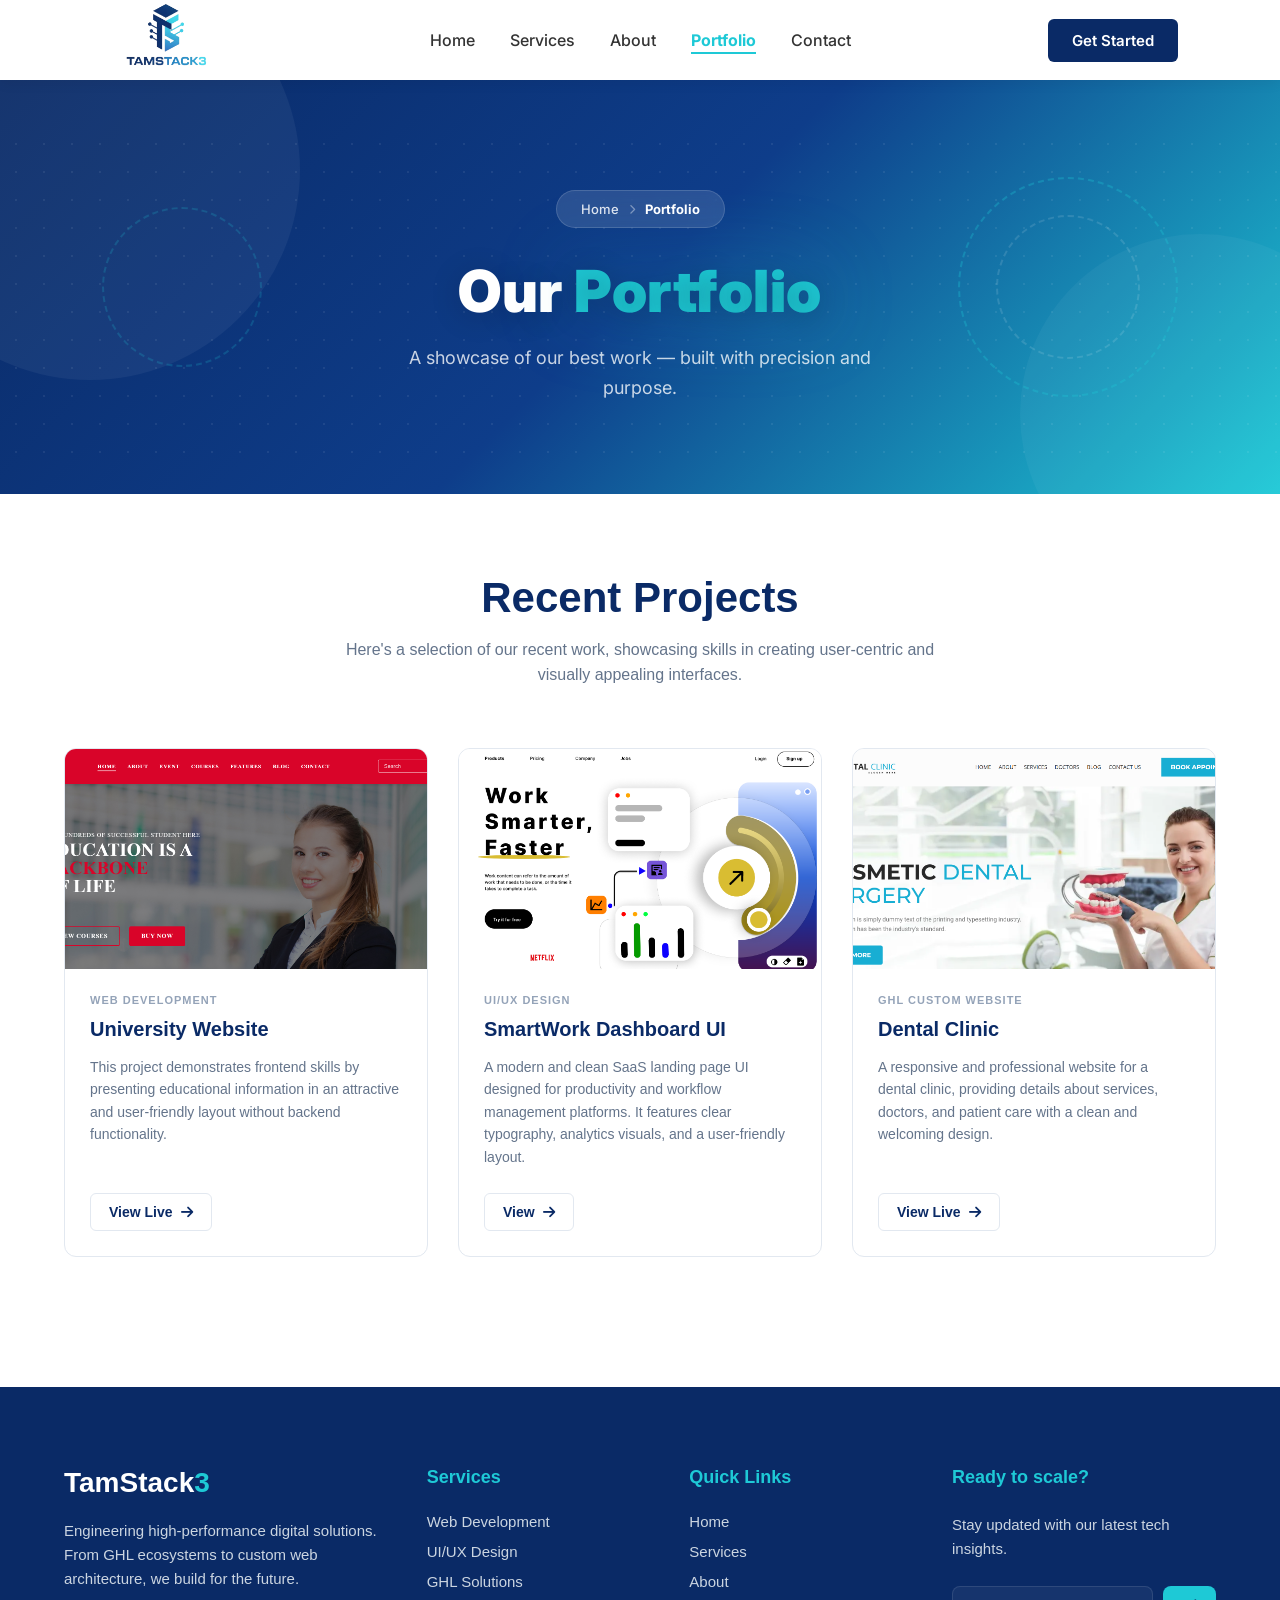
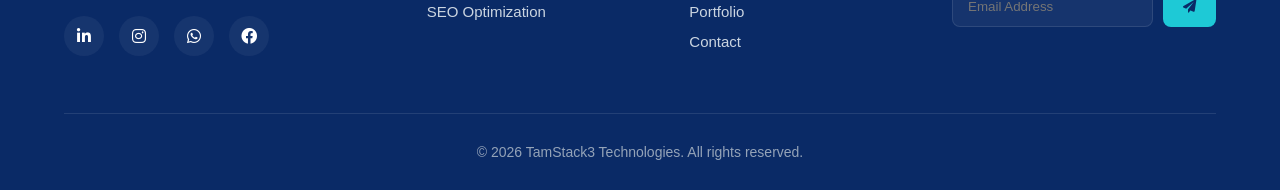
<file: portfolio.html>
<!DOCTYPE html>
<html lang="en">
<head>
    <meta charset="UTF-8">
    <meta name="viewport" content="width=device-width, initial-scale=1.0">
    <title>TAMSTACK3 - Portfolio</title>
    <link rel="stylesheet" href="style.css">
    <link href="https://fonts.googleapis.com/css2?family=Inter:wght@400;500;600;700&display=swap" rel="stylesheet">
    <link rel="stylesheet" href="https://cdnjs.cloudflare.com/ajax/libs/font-awesome/6.0.0/css/all.min.css">
</head>
<body>

    <header class="navbar">
        <div class="logo">
            <a href="index.html"><img src="images/TAMSTACK3_logo.png" alt="TAMSTACK3 Logo"></a>
        </div>
        <nav>
            <ul class="nav-links">
                <li><a href="index.html">Home</a></li>
                <li><a href="services.html">Services</a></li>
                <li><a href="about.html">About</a></li>
                <li><a href="portfolio.html" class="active">Portfolio</a></li>
                <li><a href="contact.html">Contact</a></li>
            </ul>
        </nav>
        <div class="nav-cta">
            <a href="contact.html" class="btn-started">Get Started</a>
        </div>
        <button class="hamburger" id="hamburgerBtn" aria-label="Toggle Menu">
            <span class="ham-line"></span>
            <span class="ham-line"></span>
            <span class="ham-line"></span>
        </button>
    </header>

    <div class="mobile-menu-overlay" id="mobileOverlay"></div>
    <div class="mobile-menu" id="mobileMenu">
        <div class="mobile-menu-header">
            <span class="mobile-logo">TamStack<span>3</span></span>
            <button class="close-menu" id="closeMenuBtn"><i class="fas fa-times"></i></button>
        </div>
        <ul class="mobile-nav-links">
            <li><a href="index.html" class="mobile-nav-item"><i class="fas fa-home"></i> Home</a></li>
            <li><a href="services.html" class="mobile-nav-item"><i class="fas fa-cogs"></i> Services</a></li>
            <li><a href="about.html" class="mobile-nav-item"><i class="fas fa-info-circle"></i> About</a></li>
            <li><a href="portfolio.html" class="mobile-nav-item active"><i class="fas fa-briefcase"></i> Portfolio</a></li>
            <li><a href="contact.html" class="mobile-nav-item"><i class="fas fa-envelope"></i> Contact</a></li>
        </ul>
        <div class="mobile-menu-footer">
            <a href="contact.html" class="mobile-cta-btn">Get Started</a>
        </div>
    </div>

    <main class="page-wrapper">

        <!-- Page Hero Banner -->
        <section class="page-hero-banner">
            <div class="page-hero-dots"></div>
            <div class="page-hero-dots-left"></div>
            <div class="page-hero-content">
                <div class="page-breadcrumb"><a href="index.html">Home</a> <i class="fas fa-chevron-right"></i> <span>Portfolio</span></div>
                <h1>Our <span class="pro-gradient">Portfolio</span></h1>
                <p>A showcase of our best work — built with precision and purpose.</p>
            </div>
        </section>

        <!-- Portfolio Grid -->
        <section class="portfolio-grid-section" style="padding-top: 80px;">
            <div class="container">
                <div class="p-section-header">
                    <h2 class="p-main-title">Recent Projects</h2>
                    <p class="p-description">Here's a selection of our recent work, showcasing skills in creating user-centric and visually appealing interfaces.</p>
                </div>
                <div class="p-cards-wrapper">
                    <div class="p-card">
                        <div class="p-img-box"><img src="images/Screenshot 2026-03-14 151510.png" alt="University Website"></div>
                        <div class="p-content">
                            <span class="p-tag">WEB DEVELOPMENT</span>
                            <h3 class="p-title">University Website</h3>
                            <p class="p-text">This project demonstrates frontend skills by presenting educational information in an attractive and user-friendly layout without backend functionality.</p>
                            <a href="https://university-website-vert.vercel.app/" target="_blank" class="p-btn">View Live <i class="fas fa-arrow-right"></i></a>
                        </div>
                    </div>
                    <div class="p-card">
                        <div class="p-img-box"><img src="images/Screenshot 2026-03-14 150337.png" alt="SmartWork Dashboard"></div>
                        <div class="p-content">
                            <span class="p-tag">UI/UX DESIGN</span>
                            <h3 class="p-title">SmartWork Dashboard UI</h3>
                            <p class="p-text">A modern and clean SaaS landing page UI designed for productivity and workflow management platforms. It features clear typography, analytics visuals, and a user-friendly layout.</p>
                            <a href="https://www.figma.com/proto/HEH3s19T5GK3LlNuEtTzXh/website--figma-?t=jcxr8Lzpj6dJKWi3-0&scaling=scale-down&content-scaling=fixed&page-id=0%3A1&node-id=2-2" class="p-btn">View <i class="fas fa-arrow-right"></i></a>
                        </div>
                    </div>
                    <div class="p-card">
                        <div class="p-img-box"><img src="images/Screenshot 2026-03-14 152212.png" alt="Dental Clinic"></div>
                        <div class="p-content">
                            <span class="p-tag">GHL CUSTOM WEBSITE</span>
                            <h3 class="p-title">Dental Clinic</h3>
                            <p class="p-text">A responsive and professional website for a dental clinic, providing details about services, doctors, and patient care with a clean and welcoming design.</p>
                            <a href="https://id.funnelpandit.com/v2/preview/sjxeD67DpUSaN6MwF3pV" target="_blank" class="p-btn">View Live <i class="fas fa-arrow-right"></i></a>
                        </div>
                    </div>
                </div>
            </div>
        </section>

       <!-- Footer -->
        <footer class="main-footer">
            <div class="container">
                <div class="footer-grid">
                    <div class="footer-col brand-col">
                        <h2 class="footer-logo">TamStack<span class="cyan-text">3</span></h2>
                        <p>Engineering high-performance digital solutions. From GHL ecosystems to custom web architecture, we build for the future.</p>
                        <div class="social-icons">
                            <a href="https://www.linkedin.com/in/tam-stack3-7b373439b" target="_blank"><i class="fab fa-linkedin-in"></i></a>
                            <a href="https://www.instagram.com/tamstack3?igsh=MThpZzByZHk4cG41Zg==" target="_blank"><i class="fab fa-instagram"></i></a>
                            <a href="https://wa.me/923494310687" target="_blank"><i class="fab fa-whatsapp"></i></a>
                            <a href="https://www.facebook.com/share/1FKUVcqVyu/" target="_blank"><i class="fab fa-facebook"></i></a>
                        </div>
                    </div>
                    <div class="footer-col">
                        <h4>Services</h4>
                        <ul>
                            <li><a href="services.html">Web Development</a></li>
                            <li><a href="services.html">UI/UX Design</a></li>
                            <li><a href="services.html">GHL Solutions</a></li>
                            <li><a href="services.html">SEO Optimization</a></li>
                        </ul>
                    </div>
                    <div class="footer-col">
                        <h4>Quick Links</h4>
                        <ul>
                            <li><a href="index.html">Home</a></li>
                            <li><a href="services.html">Services</a></li>
                            <li><a href="about.html">About</a></li>
                            <li><a href="portfolio.html">Portfolio</a></li>
                            <li><a href="contact.html">Contact</a></li>
                        </ul>
                    </div>
                    <div class="footer-col newsletter-col">
                        <h4>Ready to scale?</h4>
                        <p>Stay updated with our latest tech insights.</p>
                        <form class="footer-form">
                            <input type="email" placeholder="Email Address">
                            <button type="submit"><i class="fas fa-paper-plane"></i></button>
                        </form>
                    </div>
                </div>
                <div class="footer-bottom">
                    <p>&copy; 2026 TamStack3 Technologies. All rights reserved.</p>
                </div>
            </div>
        </footer>

    </main>

    <script>
        const hamburgerBtn = document.getElementById('hamburgerBtn');
        const mobileMenu = document.getElementById('mobileMenu');
        const mobileOverlay = document.getElementById('mobileOverlay');
        const closeMenuBtn = document.getElementById('closeMenuBtn');
        const mobileNavItems = document.querySelectorAll('.mobile-nav-item');
        function openMenu() { mobileMenu.classList.add('active'); mobileOverlay.classList.add('active'); document.body.style.overflow = 'hidden'; hamburgerBtn.classList.add('active'); }
        function closeMenu() { mobileMenu.classList.remove('active'); mobileOverlay.classList.remove('active'); document.body.style.overflow = ''; hamburgerBtn.classList.remove('active'); }
        hamburgerBtn.addEventListener('click', openMenu);
        closeMenuBtn.addEventListener('click', closeMenu);
        mobileOverlay.addEventListener('click', closeMenu);
        mobileNavItems.forEach(item => { item.addEventListener('click', closeMenu); });
    </script>
</body>
</html>
</file>
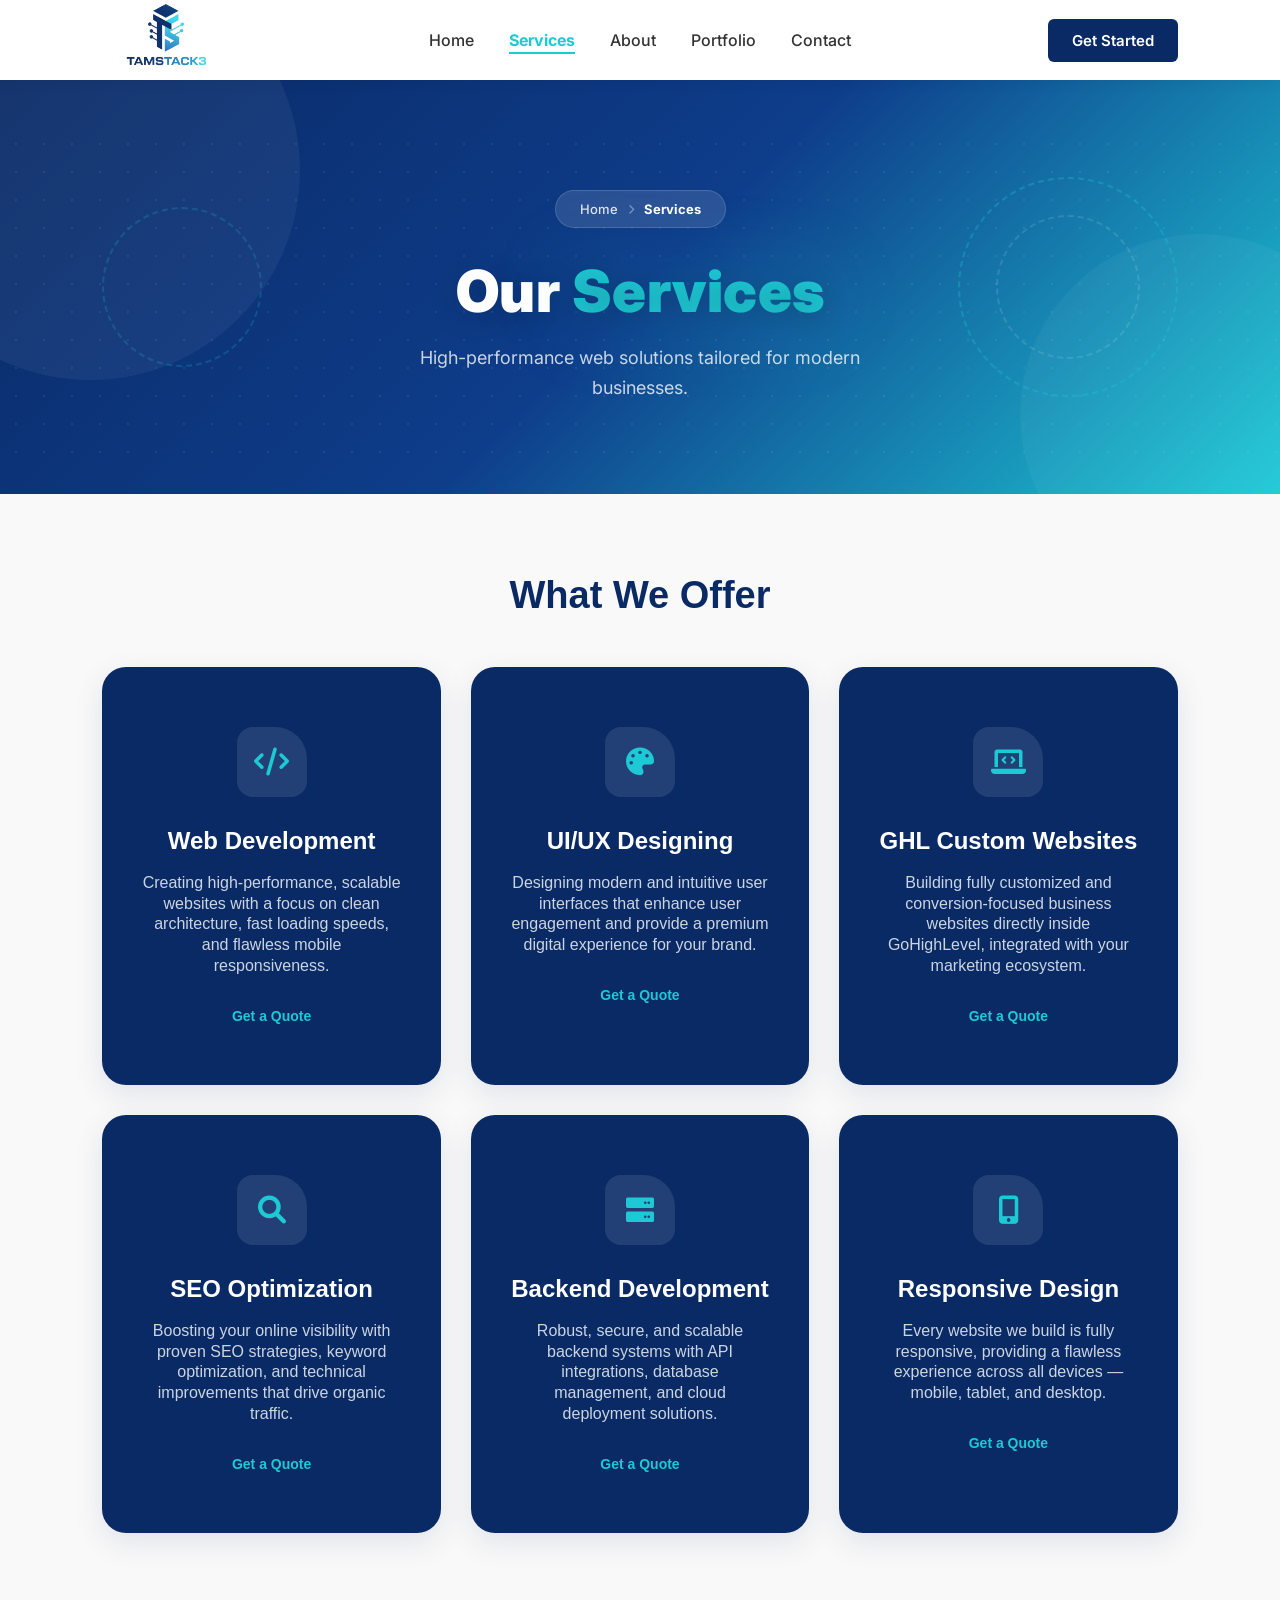
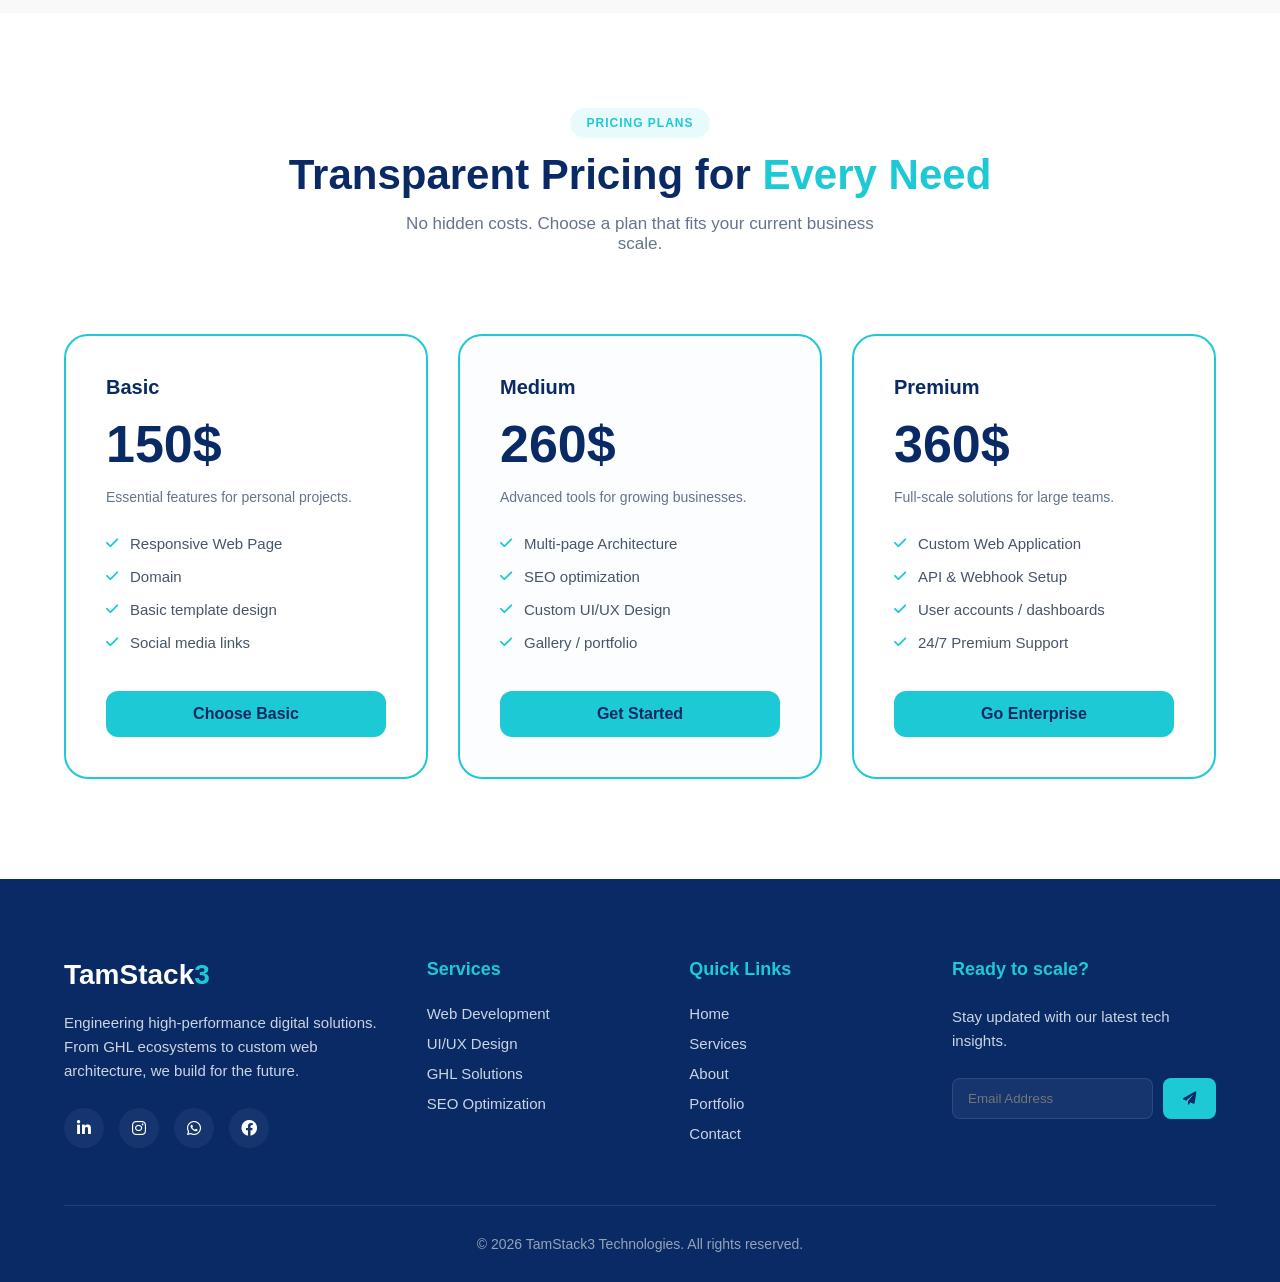
<file: services.html>
<!DOCTYPE html>
<html lang="en">
<head>
    <meta charset="UTF-8">
    <meta name="viewport" content="width=device-width, initial-scale=1.0">
    <title>TAMSTACK3 - Services</title>
    <link rel="stylesheet" href="style.css">
    <link href="https://fonts.googleapis.com/css2?family=Inter:wght@400;500;600;700&display=swap" rel="stylesheet">
    <link rel="stylesheet" href="https://cdnjs.cloudflare.com/ajax/libs/font-awesome/6.0.0/css/all.min.css">
</head>
<body>

    <header class="navbar">
        <div class="logo">
            <a href="index.html"><img src="images/TAMSTACK3_logo.png" alt="TAMSTACK3 Logo"></a>
        </div>
        <nav>
            <ul class="nav-links">
                <li><a href="index.html">Home</a></li>
                <li><a href="services.html" class="active">Services</a></li>
                <li><a href="about.html">About</a></li>
                <li><a href="portfolio.html">Portfolio</a></li>
                <li><a href="contact.html">Contact</a></li>
            </ul>
        </nav>
        <div class="nav-cta">
            <a href="contact.html" class="btn-started">Get Started</a>
        </div>
        <button class="hamburger" id="hamburgerBtn" aria-label="Toggle Menu">
            <span class="ham-line"></span>
            <span class="ham-line"></span>
            <span class="ham-line"></span>
        </button>
    </header>

    <div class="mobile-menu-overlay" id="mobileOverlay"></div>
    <div class="mobile-menu" id="mobileMenu">
        <div class="mobile-menu-header">
            <span class="mobile-logo">TamStack<span>3</span></span>
            <button class="close-menu" id="closeMenuBtn"><i class="fas fa-times"></i></button>
        </div>
        <ul class="mobile-nav-links">
            <li><a href="index.html" class="mobile-nav-item"><i class="fas fa-home"></i> Home</a></li>
            <li><a href="services.html" class="mobile-nav-item active"><i class="fas fa-cogs"></i> Services</a></li>
            <li><a href="about.html" class="mobile-nav-item"><i class="fas fa-info-circle"></i> About</a></li>
            <li><a href="portfolio.html" class="mobile-nav-item"><i class="fas fa-briefcase"></i> Portfolio</a></li>
            <li><a href="contact.html" class="mobile-nav-item"><i class="fas fa-envelope"></i> Contact</a></li>
        </ul>
        <div class="mobile-menu-footer">
            <a href="contact.html" class="mobile-cta-btn">Get Started</a>
        </div>
    </div>

    <main class="page-wrapper">

        <!-- Page Hero Banner -->
        <section class="page-hero-banner">
            <div class="page-hero-dots"></div>
            <div class="page-hero-dots-left"></div>
            <div class="page-hero-content">
                <div class="page-breadcrumb"><a href="index.html">Home</a> <i class="fas fa-chevron-right"></i> <span>Services</span></div>
                <h1>Our <span class="pro-gradient">Services</span></h1>
                <p>High-performance web solutions tailored for modern businesses.</p>
            </div>
        </section>

        <!-- Services Section -->
        <section class="neon-services" style="padding-top: 80px;">
            <div class="container">
                <div class="section-title"><h2>What We Offer</h2></div>
                <div class="services-wrapper">
                    <div class="service-box">
                        <div class="hover-layer"></div>
                        <div class="content-wrap">
                            <div class="icon-container"><i class="fas fa-code"></i></div>
                            <h3>Web Development</h3>
                            <p>Creating high-performance, scalable websites with a focus on clean architecture, fast loading speeds, and flawless mobile responsiveness.</p>
                            <a href="contact.html" class="read-more">Get a Quote</a>
                        </div>
                    </div>
                    <div class="service-box">
                        <div class="hover-layer"></div>
                        <div class="content-wrap">
                            <div class="icon-container"><i class="fas fa-palette"></i></div>
                            <h3>UI/UX Designing</h3>
                            <p>Designing modern and intuitive user interfaces that enhance user engagement and provide a premium digital experience for your brand.</p>
                            <a href="contact.html" class="read-more">Get a Quote</a>
                        </div>
                    </div>
                    <div class="service-box">
                        <div class="hover-layer"></div>
                        <div class="content-wrap">
                            <div class="icon-container"><i class="fas fa-laptop-code"></i></div>
                            <h3>GHL Custom Websites</h3>
                            <p>Building fully customized and conversion-focused business websites directly inside GoHighLevel, integrated with your marketing ecosystem.</p>
                            <a href="contact.html" class="read-more">Get a Quote</a>
                        </div>
                    </div>
                    <div class="service-box">
                        <div class="hover-layer"></div>
                        <div class="content-wrap">
                            <div class="icon-container"><i class="fas fa-search"></i></div>
                            <h3>SEO Optimization</h3>
                            <p>Boosting your online visibility with proven SEO strategies, keyword optimization, and technical improvements that drive organic traffic.</p>
                            <a href="contact.html" class="read-more">Get a Quote</a>
                        </div>
                    </div>
                    <div class="service-box">
                        <div class="hover-layer"></div>
                        <div class="content-wrap">
                            <div class="icon-container"><i class="fas fa-server"></i></div>
                            <h3>Backend Development</h3>
                            <p>Robust, secure, and scalable backend systems with API integrations, database management, and cloud deployment solutions.</p>
                            <a href="contact.html" class="read-more">Get a Quote</a>
                        </div>
                    </div>
                    <div class="service-box">
                        <div class="hover-layer"></div>
                        <div class="content-wrap">
                            <div class="icon-container"><i class="fas fa-mobile-alt"></i></div>
                            <h3>Responsive Design</h3>
                            <p>Every website we build is fully responsive, providing a flawless experience across all devices — mobile, tablet, and desktop.</p>
                            <a href="contact.html" class="read-more">Get a Quote</a>
                        </div>
                    </div>
                </div>
            </div>
        </section>

        <!-- Pricing Section -->
        <section class="pro-pricing">
            <div class="container">
                <div class="pro-header">
                    <span class="pro-badge">Pricing Plans</span>
                    <h2 class="pro-main-title">Transparent Pricing for <span class="cyan-text">Every Need</span></h2>
                    <p class="pro-subtitle">No hidden costs. Choose a plan that fits your current business scale.</p>
                </div>
                <div class="pro-grid">
                    <div class="pro-card">
                        <div class="pro-card-head">
                            <h3>Basic</h3>
                            <div class="pro-amount"><span class="number">150$</span></div>
                            <p>Essential features for personal projects.</p>
                        </div>
                        <div class="pro-card-body">
                            <ul class="pro-features">
                                <li><i class="fas fa-check"></i> Responsive Web Page</li>
                                <li><i class="fas fa-check"></i> Domain</li>
                                <li><i class="fas fa-check"></i> Basic template design</li>
                                <li><i class="fas fa-check"></i> Social media links</li>
                            </ul>
                        </div>
                        <div class="pro-card-foot"><a href="contact.html" class="pro-btn-outline">Choose Basic</a></div>
                    </div>
                    <div class="pro-card pro-featured">
                        <div class="pro-card-head">
                            <h3>Medium</h3>
                            <div class="pro-amount"><span class="number">260$</span></div>
                            <p>Advanced tools for growing businesses.</p>
                        </div>
                        <div class="pro-card-body">
                            <ul class="pro-features">
                                <li><i class="fas fa-check"></i> Multi-page Architecture</li>
                                <li><i class="fas fa-check"></i> SEO optimization</li>
                                <li><i class="fas fa-check"></i> Custom UI/UX Design</li>
                                <li><i class="fas fa-check"></i> Gallery / portfolio</li>
                            </ul>
                        </div>
                        <div class="pro-card-foot"><a href="contact.html" class="pro-btn-solid">Get Started</a></div>
                    </div>
                    <div class="pro-card">
                        <div class="pro-card-head">
                            <h3>Premium</h3>
                            <div class="pro-amount"><span class="number">360$</span></div>
                            <p>Full-scale solutions for large teams.</p>
                        </div>
                        <div class="pro-card-body">
                            <ul class="pro-features">
                                <li><i class="fas fa-check"></i> Custom Web Application</li>
                                <li><i class="fas fa-check"></i> API & Webhook Setup</li>
                                <li><i class="fas fa-check"></i> User accounts / dashboards</li>
                                <li><i class="fas fa-check"></i> 24/7 Premium Support</li>
                            </ul>
                        </div>
                        <div class="pro-card-foot"><a href="contact.html" class="pro-btn-outline">Go Enterprise</a></div>
                    </div>
                </div>
            </div>
        </section>

        <!-- Footer -->
        <footer class="main-footer">
            <div class="container">
                <div class="footer-grid">
                    <div class="footer-col brand-col">
                        <h2 class="footer-logo">TamStack<span class="cyan-text">3</span></h2>
                        <p>Engineering high-performance digital solutions. From GHL ecosystems to custom web architecture, we build for the future.</p>
                        <div class="social-icons">
                            <a href="https://www.linkedin.com/in/tam-stack3-7b373439b" target="_blank"><i class="fab fa-linkedin-in"></i></a>
                            <a href="https://www.instagram.com/tamstack3?igsh=MThpZzByZHk4cG41Zg==" target="_blank"><i class="fab fa-instagram"></i></a>
                            <a href="https://wa.me/923494310687" target="_blank"><i class="fab fa-whatsapp"></i></a>
                            <a href="https://www.facebook.com/share/1FKUVcqVyu/" target="_blank"><i class="fab fa-facebook"></i></a>
                        </div>
                    </div>
                    <div class="footer-col">
                        <h4>Services</h4>
                        <ul>
                            <li><a href="services.html">Web Development</a></li>
                            <li><a href="services.html">UI/UX Design</a></li>
                            <li><a href="services.html">GHL Solutions</a></li>
                            <li><a href="services.html">SEO Optimization</a></li>
                        </ul>
                    </div>
                    <div class="footer-col">
                        <h4>Quick Links</h4>
                        <ul>
                            <li><a href="index.html">Home</a></li>
                            <li><a href="services.html">Services</a></li>
                            <li><a href="about.html">About</a></li>
                            <li><a href="portfolio.html">Portfolio</a></li>
                            <li><a href="contact.html">Contact</a></li>
                        </ul>
                    </div>
                    <div class="footer-col newsletter-col">
                        <h4>Ready to scale?</h4>
                        <p>Stay updated with our latest tech insights.</p>
                        <form class="footer-form">
                            <input type="email" placeholder="Email Address">
                            <button type="submit"><i class="fas fa-paper-plane"></i></button>
                        </form>
                    </div>
                </div>
                <div class="footer-bottom">
                    <p>&copy; 2026 TamStack3 Technologies. All rights reserved.</p>
                </div>
            </div>
        </footer>

    </main>

    <script>
        const hamburgerBtn = document.getElementById('hamburgerBtn');
        const mobileMenu = document.getElementById('mobileMenu');
        const mobileOverlay = document.getElementById('mobileOverlay');
        const closeMenuBtn = document.getElementById('closeMenuBtn');
        const mobileNavItems = document.querySelectorAll('.mobile-nav-item');
        function openMenu() { mobileMenu.classList.add('active'); mobileOverlay.classList.add('active'); document.body.style.overflow = 'hidden'; hamburgerBtn.classList.add('active'); }
        function closeMenu() { mobileMenu.classList.remove('active'); mobileOverlay.classList.remove('active'); document.body.style.overflow = ''; hamburgerBtn.classList.remove('active'); }
        hamburgerBtn.addEventListener('click', openMenu);
        closeMenuBtn.addEventListener('click', closeMenu);
        mobileOverlay.addEventListener('click', closeMenu);
        mobileNavItems.forEach(item => { item.addEventListener('click', closeMenu); });
    </script>
</body>
</html>
</file>
<file: style.css>
/* General Reset */
* {
    margin: 0;
    padding: 0;
    box-sizing: border-box;
}

body {
    font-family: 'Inter', sans-serif;
    background-color: #f9f9f9;
    overflow-x: hidden;
}

/* ===== PAGE WRAPPER ===== */
.page-wrapper {
    max-width: 1600px;
    margin: 0 auto;
    width: 100%;
}

/* =============================================
   NAVBAR
   ============================================= */
.navbar {
    display: flex;
    justify-content: space-between;
    align-items: center;
    padding: 20px 8%;
    background-color: #ffffff;
    box-shadow: 0 4px 12px rgba(0, 0, 0, 0.05);
    position: sticky;
    top: 0;
    z-index: 1000;
    height: 80px;
}

.logo img {
    height: 130px;
    width: auto;
    display: block;
}

.nav-links {
    list-style: none;
    display: flex;
    gap: 35px;
}

.nav-links li a {
    text-decoration: none;
    color: #333333;
    font-size: 16px;
    font-weight: 500;
    transition: color 0.3s ease;
}

.nav-links li a:hover {
    color: #1EC9D6;
}

.btn-started {
    background-color: #0A2A66;
    color: #ffffff;
    padding: 12px 24px;
    border-radius: 6px;
    text-decoration: none;
    font-size: 15px;
    font-weight: 600;
    transition: background-color 0.3s ease, transform 0.2s ease;
    display: inline-block;
}

.btn-started:hover {
    background-color: #1EC9D6;
    transform: translateY(-1px);
}

/* =============================================
   HAMBURGER BUTTON
   ============================================= */
.hamburger {
    display: none;
    flex-direction: column;
    justify-content: center;
    align-items: center;
    gap: 5px;
    width: 42px;
    height: 42px;
    background: #0A2A66;
    border: none;
    border-radius: 10px;
    cursor: pointer;
    padding: 8px;
    transition: background 0.3s ease;
    z-index: 1100;
}

.hamburger:hover {
    background: #1EC9D6;
}

.ham-line {
    display: block;
    width: 22px;
    height: 2.5px;
    background: #ffffff;
    border-radius: 3px;
    transition: all 0.35s cubic-bezier(0.68, -0.55, 0.27, 1.55);
    transform-origin: center;
}

/* Hamburger to X animation */
.hamburger.active .ham-line:nth-child(1) {
    transform: translateY(7.5px) rotate(45deg);
}

.hamburger.active .ham-line:nth-child(2) {
    opacity: 0;
    transform: scaleX(0);
}

.hamburger.active .ham-line:nth-child(3) {
    transform: translateY(-7.5px) rotate(-45deg);
}

/* =============================================
   MOBILE MENU OVERLAY
   ============================================= */
.mobile-menu-overlay {
    display: none;
    position: fixed;
    top: 0;
    left: 0;
    width: 100%;
    height: 100%;
    background: rgba(0, 0, 0, 0.55);
    z-index: 1199;
    opacity: 0;
    transition: opacity 0.35s ease;
    backdrop-filter: blur(3px);
}

.mobile-menu-overlay.active {
    display: block;
    opacity: 1;
}

/* =============================================
   MOBILE SLIDE MENU
   ============================================= */
.mobile-menu {
    display: none;
    position: fixed;
    top: 0;
    right: -100%;
    width: 280px;
    height: 100%;
    background: #ffffff;
    z-index: 1200;
    flex-direction: column;
    transition: right 0.4s cubic-bezier(0.25, 0.46, 0.45, 0.94);
    box-shadow: -10px 0 40px rgba(0, 0, 0, 0.15);
}

.mobile-menu.active {
    right: 0;
}

/* Mobile Menu Header */
.mobile-menu-header {
    display: flex;
    justify-content: space-between;
    align-items: center;
    padding: 20px 25px;
    background: linear-gradient(135deg, #0A2A66, #1EC9D6);
    min-height: 75px;
}

.mobile-logo {
    font-size: 22px;
    font-weight: 800;
    color: #ffffff;
    letter-spacing: 0.5px;
}

.mobile-logo span {
    color: #ffffff;
    opacity: 0.8;
}

.close-menu {
    width: 36px;
    height: 36px;
    background: rgba(255, 255, 255, 0.2);
    border: none;
    border-radius: 8px;
    color: #ffffff;
    font-size: 16px;
    cursor: pointer;
    display: flex;
    align-items: center;
    justify-content: center;
    transition: background 0.3s ease;
}

.close-menu:hover {
    background: rgba(255, 255, 255, 0.35);
}

/* Mobile Nav Links */
.mobile-nav-links {
    list-style: none;
    padding: 20px 0;
    flex: 1;
    overflow-y: auto;
}

.mobile-nav-links li {
    border-bottom: 1px solid #f1f5f9;
}

.mobile-nav-item {
    display: flex;
    align-items: center;
    gap: 15px;
    padding: 16px 25px;
    text-decoration: none;
    color: #0A2A66;
    font-size: 16px;
    font-weight: 600;
    transition: all 0.25s ease;
    position: relative;
}

.mobile-nav-item i {
    width: 20px;
    font-size: 15px;
    color: #1EC9D6;
    text-align: center;
    flex-shrink: 0;
}

.mobile-nav-item::after {
    content: '\f054';
    font-family: 'Font Awesome 6 Free';
    font-weight: 900;
    font-size: 11px;
    color: #cbd5e1;
    position: absolute;
    right: 25px;
    transition: transform 0.25s ease, color 0.25s ease;
}

.mobile-nav-item:hover {
    background: #f0fbfc;
    color: #1EC9D6;
    padding-left: 32px;
}

.mobile-nav-item:hover i {
    color: #0A2A66;
}

.mobile-nav-item:hover::after {
    transform: translateX(4px);
    color: #1EC9D6;
}

/* Mobile Menu Footer CTA */
.mobile-menu-footer {
    padding: 25px;
    border-top: 1px solid #e2e8f0;
}

.mobile-cta-btn {
    display: block;
    text-align: center;
    padding: 14px;
    background: linear-gradient(135deg, #0A2A66, #1EC9D6);
    color: #ffffff;
    text-decoration: none;
    font-weight: 700;
    font-size: 15px;
    border-radius: 12px;
    transition: all 0.3s ease;
    box-shadow: 0 4px 15px rgba(30, 201, 214, 0.3);
}

.mobile-cta-btn:hover {
    transform: translateY(-2px);
    box-shadow: 0 8px 25px rgba(30, 201, 214, 0.4);
}


/* =============================================
   ACTIVE NAV LINK
   ============================================= */
.nav-links li a.active {
    color: #1EC9D6;
    font-weight: 700;
    border-bottom: 2px solid #1EC9D6;
    padding-bottom: 2px;
}

.mobile-nav-item.active {
    background: #f0fbfc;
    color: #1EC9D6;
}

.mobile-nav-item.active i {
    color: #0A2A66;
}

/* =============================================
   PAGE HERO BANNER (Inner Pages)
   ============================================= */
.page-hero-banner {
    background: linear-gradient(135deg, #0A2A66 0%, #0e3d8a 50%, #1EC9D6 100%);
    padding: 110px 8% 90px;
    text-align: center;
    position: relative;
    overflow: hidden;
    min-height: 380px;
    display: flex;
    align-items: center;
    justify-content: center;
}

/* Big decorative circles */
.page-hero-banner::before {
    content: '';
    position: absolute;
    top: -120px;
    left: -120px;
    width: 420px;
    height: 420px;
    background: rgba(255, 255, 255, 0.05);
    border-radius: 50%;
    z-index: 0;
}

.page-hero-banner::after {
    content: '';
    position: absolute;
    bottom: -100px;
    right: -100px;
    width: 360px;
    height: 360px;
    background: rgba(255, 255, 255, 0.04);
    border-radius: 50%;
    z-index: 0;
}

.page-hero-content {
    position: relative;
    z-index: 2;
    width: 100%;
}

/* Dot grid overlay */
.page-hero-content::before {
    content: '';
    position: absolute;
    inset: -60px -100px;
    background-image: radial-gradient(rgba(255,255,255,0.07) 1px, transparent 1px);
    background-size: 28px 28px;
    z-index: -1;
    pointer-events: none;
}

/* Dashed ring decorations */
.page-hero-dots {
    position: absolute;
    top: 50%;
    right: 8%;
    transform: translateY(-50%);
    width: 220px;
    height: 220px;
    border: 2px dashed rgba(30, 201, 214, 0.3);
    border-radius: 50%;
    z-index: 1;
}

.page-hero-dots::after {
    content: '';
    position: absolute;
    top: 50%;
    left: 50%;
    transform: translate(-50%, -50%);
    width: 140px;
    height: 140px;
    border: 2px dashed rgba(255, 255, 255, 0.12);
    border-radius: 50%;
}

.page-hero-dots-left {
    position: absolute;
    top: 50%;
    left: 8%;
    transform: translateY(-50%);
    width: 160px;
    height: 160px;
    border: 2px dashed rgba(30, 201, 214, 0.2);
    border-radius: 50%;
    z-index: 1;
}

.page-breadcrumb {
    display: inline-flex;
    align-items: center;
    gap: 10px;
    background: rgba(255, 255, 255, 0.12);
    padding: 10px 24px;
    border-radius: 50px;
    margin-bottom: 30px;
    font-size: 13px;
    font-weight: 500;
    color: rgba(255,255,255,0.85);
    border: 1px solid rgba(255,255,255,0.15);
    backdrop-filter: blur(8px);
}

.page-breadcrumb a {
    color: rgba(255,255,255,0.85);
    text-decoration: none;
    transition: color 0.3s;
}

.page-breadcrumb a:hover {
    color: #ffffff;
}

.page-breadcrumb i {
    font-size: 10px;
    color: rgba(255,255,255,0.4);
}

.page-breadcrumb span {
    color: #ffffff;
    font-weight: 700;
}

.page-hero-content h1 {
    font-size: 58px;
    font-weight: 900;
    color: #ffffff;
    margin-bottom: 18px;
    line-height: 1.15;
    letter-spacing: 0.5px;
    text-shadow: 0 4px 30px rgba(0,0,0,0.2);
}

.page-hero-content p {
    font-size: 18px;
    color: rgba(255,255,255,0.78);
    max-width: 520px;
    margin: 0 auto;
    line-height: 1.7;
}

/* Tablet */
@media (min-width: 768px) and (max-width: 1024px) {
    .page-hero-banner {
        padding: 80px 5% 70px;
        min-height: 300px;
    }
    .page-hero-content h1 { font-size: 44px; }
    .page-hero-content p { font-size: 16px; }
    .page-hero-dots { width: 160px; height: 160px; right: 4%; }
    .page-hero-dots-left { width: 110px; height: 110px; left: 4%; }
}

/* Mobile */
@media (min-width: 360px) and (max-width: 740px) {
    .page-hero-banner {
        padding: 60px 5% 50px;
        min-height: 240px;
    }
    .page-hero-content h1 { font-size: 30px; }
    .page-hero-content p { font-size: 14px; }
    .page-breadcrumb { font-size: 12px; padding: 8px 16px; }
    .page-hero-dots { display: none; }
    .page-hero-dots-left { display: none; }
}

/* =============================================
   HERO SECTION
   ============================================= */
.hero-professional {
    min-height: 100vh;
    height: 100vh;
    position: relative;
    overflow: hidden;
    background: linear-gradient(180deg, #ffffff 0%, #f8fafc 100%);
    font-family: 'Inter', sans-serif;
    display: flex;
    align-items: center;
    justify-content: center;
    padding: 40px 8%;
}

.bg-animated {
    position: absolute;
    bottom: 0;
    left: 0;
    width: 100%;
    height: 100%;
    z-index: 0;
    overflow: hidden;
}

.wave {
    position: absolute;
    bottom: 0;
    left: 0;
    width: 200%;
    height: 300px;
    background: linear-gradient(180deg, transparent, rgba(30, 201, 214, 0.1));
    border-radius: 50%;
    animation: waveAnimation 15s infinite linear;
}

.wave-1 { animation-duration: 20s; opacity: 0.3; }
.wave-2 { animation-duration: 15s; opacity: 0.2; animation-delay: -5s; }
.wave-3 { animation-duration: 25s; opacity: 0.15; animation-delay: -10s; }

.hero-container {
    max-width: 1400px;
    width: 100%;
    position: relative;
    z-index: 2;
    display: flex;
    align-items: center;
    justify-content: space-between;
    gap: 60px;
}

.hero-left {
    flex: 1;
    max-width: 600px;
    animation: slideInLeft 0.8s ease;
}

.pro-label {
    display: inline-flex;
    align-items: center;
    gap: 10px;
    background: linear-gradient(135deg, rgba(255,255,255,0.9), rgba(255,255,255,0.7));
    backdrop-filter: blur(10px);
    padding: 10px 24px;
    border-radius: 50px;
    font-size: 13px;
    font-weight: 600;
    color: #0A2A66;
    margin-bottom: 25px;
    border: 2px solid rgba(30, 201, 214, 0.3);
}

.pulse-icon {
    width: 9px;
    height: 9px;
    background: linear-gradient(135deg, #1EC9D6, #0891b2);
    border-radius: 50%;
    animation: pulseGlow 2s infinite;
}

.pro-title {
    font-size: 45px;
    color: #0A2A66;
    line-height: 1.3;
    font-weight: 900;
    letter-spacing: 1px;
    margin: 0 0 20px 0;
}

.pro-gradient {
    background: #1EC9D6;
    -webkit-background-clip: text;
    -webkit-text-fill-color: transparent;
    background-clip: text;
    position: relative;
    display: inline-block;
    filter: drop-shadow(0 0 40px rgba(30, 201, 214, 0.3));
}

.pro-desc {
    font-size: 16px;
    color: #64748b;
    line-height: 1.3;
    margin: 0 0 35px 0;
}

.pro-btns {
    display: flex;
    align-items: center;
    gap: 20px;
    flex-wrap: wrap;
}

.btn-primary-pro {
    background: linear-gradient(135deg, #0A2A66 0%, #1EC9D6 100%);
    color: white;
    padding: 18px 40px;
    border-radius: 50px;
    text-decoration: none;
    font-weight: 700;
    font-size: 16px;
    display: inline-flex;
    align-items: center;
    gap: 12px;
    transition: all 0.4s cubic-bezier(0.34, 1.56, 0.64, 1);
    position: relative;
    overflow: hidden;
}

.btn-primary-pro::before {
    content: '';
    position: absolute;
    top: 50%; left: 50%;
    width: 0; height: 0;
    background: rgba(255, 255, 255, 0.2);
    border-radius: 50%;
    transform: translate(-50%, -50%);
    transition: width 0.6s, height 0.6s;
}

.btn-primary-pro:hover::before { width: 400px; height: 400px; }
.btn-primary-pro:hover {
    transform: translateY(-5px) scale(1.05);
    box-shadow: 0 20px 50px rgba(30, 201, 214, 0.2);
}
.btn-primary-pro svg { transition: transform 0.3s ease; }
.btn-primary-pro:hover svg { transform: translateX(5px); }

.btn-text-pro {
    color: #0A2A66;
    text-decoration: none;
    font-weight: 600;
    font-size: 18px;
    display: inline-flex;
    align-items: center;
    gap: 10px;
    position: relative;
    transition: all 0.3s ease;
    padding: 8px 16px;
}

.btn-text-pro::after {
    content: '';
    position: absolute;
    bottom: 0; left: 0;
    width: 0; height: 3px;
    background: linear-gradient(90deg, #1EC9D6, #0891b2);
    border-radius: 2px;
    transition: width 0.4s ease;
}

.btn-text-pro:hover::after { width: calc(100% - 30px); }
.btn-text-pro:hover { color: #1EC9D6; }

.arrow-icon {
    display: inline-block;
    transition: transform 0.3s ease;
    font-size: 20px;
}
.btn-text-pro:hover .arrow-icon { transform: translateX(6px); }

.hero-right {
    flex: 1;
    display: flex;
    align-items: center;
    justify-content: center;
    animation: slideInRight 0.8s ease;
}

.image-orbit-wrapper {
    position: relative;
    width: 450px;
    height: 450px;
}

.orbit-ring {
    position: absolute;
    top: 50%; left: 50%;
    width: 100%; height: 100%;
    transform: translate(-50%, -50%);
    border: 2px dashed rgba(30, 201, 214, 0.3);
    border-radius: 50%;
    animation: rotateOrbit 30s linear infinite;
}

.orbit-item { position: absolute; top: 50%; left: 50%; }
.orbit-item.item-1 { transform: translate(-50%, -50%) rotate(0deg) translateX(225px); }
.orbit-item.item-2 { transform: translate(-50%, -50%) rotate(90deg) translateX(225px); }
.orbit-item.item-3 { transform: translate(-50%, -50%) rotate(180deg) translateX(225px); }
.orbit-item.item-4 { transform: translate(-50%, -50%) rotate(270deg) translateX(225px); }

.orbit-dot {
    width: 50px; height: 50px;
    background: linear-gradient(135deg, rgba(255,255,255,0.95), rgba(255,255,255,0.85));
    backdrop-filter: blur(10px);
    border-radius: 50%;
    display: flex;
    align-items: center;
    justify-content: center;
    box-shadow: 0 10px 30px rgba(30, 201, 214, 0.3), inset 0 0 0 2px rgba(30, 201, 214, 0.2);
    animation: counterRotate 30s linear infinite;
    transition: all 0.4s ease;
}

.orbit-dot:hover {
    transform: scale(1.2);
    box-shadow: 0 15px 40px rgba(30, 201, 214, 0.5), inset 0 0 0 2px rgba(30, 201, 214, 0.4);
}

.orbit-icon { font-size: 25px; }

.center-image-holder {
    position: absolute;
    top: 50%; left: 50%;
    transform: translate(-50%, -50%);
    z-index: 2;
}

.image-hexagon {
    width: 320px; height: 320px;
    position: relative;
    border-radius: 50%;
    overflow: hidden;
    transition: all 0.5s ease;
}

.image-hexagon::before {
    content: '';
    position: absolute;
    inset: -6px;
    background: linear-gradient(135deg, #1EC9D6, #0A2A66);
    border-radius: 50%;
    filter: blur(15px);
    opacity: 0.6;
    z-index: -1;
}

.image-hexagon:hover { transform: scale(1.1) rotate(5deg); }

.pro-image { width: 100%; height: 100%; object-fit: cover; display: block; }

.hex-overlay {
    position: absolute;
    inset: 0;
    background: linear-gradient(135deg, rgba(30, 201, 214, 0.2), rgba(10, 42, 102, 0.2));
    opacity: 0;
    transition: opacity 0.4s ease;
}
.image-hexagon:hover .hex-overlay { opacity: 1; }

.particles {
    position: absolute;
    top: 0; left: 0;
    width: 100%; height: 100%;
    overflow: hidden;
    z-index: 0;
}

.particle {
    position: absolute;
    width: 8px; height: 8px;
    background: linear-gradient(135deg, #1EC9D6, #0891b2);
    border-radius: 50%;
    opacity: 0.4;
    animation: floatParticle 20s infinite;
}

.particle:nth-child(1) { left: 10%; animation-delay: 0s; animation-duration: 15s; }
.particle:nth-child(2) { left: 20%; animation-delay: 2s; animation-duration: 18s; }
.particle:nth-child(3) { left: 35%; animation-delay: 4s; animation-duration: 20s; }
.particle:nth-child(4) { left: 50%; animation-delay: 1s; animation-duration: 16s; }
.particle:nth-child(5) { left: 65%; animation-delay: 3s; animation-duration: 22s; }
.particle:nth-child(6) { left: 75%; animation-delay: 5s; animation-duration: 17s; }
.particle:nth-child(7) { left: 85%; animation-delay: 2.5s; animation-duration: 19s; }
.particle:nth-child(8) { left: 95%; animation-delay: 4.5s; animation-duration: 21s; }

/* ===== ANIMATIONS ===== */
@keyframes waveAnimation {
    0% { transform: translateX(0) translateY(0); }
    100% { transform: translateX(-50%) translateY(0); }
}
@keyframes pulseGlow {
    0%, 100% { box-shadow: 0 0 0 0 rgba(30, 201, 214, 0.7); transform: scale(1); }
    50% { box-shadow: 0 0 0 12px rgba(30, 201, 214, 0); transform: scale(1.2); }
}
@keyframes rotateOrbit {
    from { transform: translate(-50%, -50%) rotate(0deg); }
    to { transform: translate(-50%, -50%) rotate(360deg); }
}
@keyframes counterRotate {
    from { transform: rotate(0deg); }
    to { transform: rotate(-360deg); }
}
@keyframes floatParticle {
    0% { transform: translateY(100vh) scale(0); opacity: 0; }
    10% { opacity: 0.4; }
    90% { opacity: 0.4; }
    100% { transform: translateY(-100vh) scale(1); opacity: 0; }
}
@keyframes slideInLeft {
    from { opacity: 0; transform: translateX(-80px); }
    to { opacity: 1; transform: translateX(0); }
}
@keyframes slideInRight {
    from { opacity: 0; transform: translateX(80px); }
    to { opacity: 1; transform: translateX(0); }
}

@media (max-width: 1200px) {
    .pro-title { font-size: 48px; }
    .image-orbit-wrapper { width: 420px; height: 420px; }
    .image-hexagon { width: 280px; height: 280px; }
    .orbit-dot { width: 65px; height: 65px; }
    .orbit-icon { font-size: 28px; }
}


/* =============================================
   INTRODUCTION SECTION
   ============================================= */
.intro-long {
    padding: 100px 8%;
    background-color: #ffffff;
    font-family: sans-serif;
    color: #333;
}

.intro-long-container {
    max-width: 1300px;
    margin: 0 auto;
    display: flex;
    align-items: center;
    gap: 70px;
}

.intro-long-visual { flex: 1; }

.mockup-frame {
    position: relative;
    display: flex;
    justify-content: center;
    align-items: center;
}

.main-graphic {
    width: 100%;
    max-width: 400px;
    height: 350px;
    filter: drop-shadow(0 20px 40px rgba(0,0,0,0.1));
    z-index: 2;
}

.intro-long-content { flex: 1.3; }

.intro-heading {
    font-size: 35px;
    font-weight: 800;
    color: black;
    margin-bottom: 10px;
}

.heading-line {
    width: 80px;
    height: 4px;
    background: #1EC9D6;
    margin-bottom: 30px;
    border-radius: 2px;
}

.intro-text-wrapper p {
    font-size: 16px;
    line-height: 1.4;
    color: #5b5b5b;
    margin-bottom: 20px;
    text-align: justify;
}

.intro-text-wrapper strong { color: #1a202c; }

.intro-stats-row {
    display: flex;
    gap: 30px;
    margin-top: 40px;
    padding-top: 30px;
    border-top: 1px solid #e2e8f0;
}

.stat-box strong { display: block; font-size: 1.2rem; color: #1EC9D6; }
.stat-box span { font-size: 0.9rem; color: #5b5b5b; font-weight: 500; }


/* =============================================
   SERVICE SECTION
   ============================================= */
@import url('https://fonts.googleapis.com/css2?family=Plus+Jakarta+Sans:wght@400;600;700&display=swap');

.neon-services {
    padding: 80px 8%;
    font-family: sans-serif;
    color: #fff;
    text-align: center;
}

.section-title h2 {
    font-size: 38px;
    font-weight: 800;
    margin-bottom: 50px;
    color: #0A2A66;
}

.services-wrapper {
    display: grid;
    grid-template-columns: repeat(auto-fit, minmax(320px, 1fr));
    gap: 30px;
    max-width: 1200px;
    margin: 0 auto;
}

.service-box {
    background: #0A2A66;
    border-radius: 24px;
    padding: 60px 40px;
    position: relative;
    overflow: hidden;
    cursor: default;
    transition: transform 0.4s cubic-bezier(0.175, 0.885, 0.32, 1.275);
    box-shadow: 0 10px 30px rgba(10, 42, 102, 0.1);
}

.hover-layer {
    position: absolute;
    top: -100%; left: 0;
    width: 100%; height: 100%;
    background: #1EC9D6;
    transition: all 0.5s ease-in-out;
    z-index: 1;
}

.service-box:hover .hover-layer { top: 0; }
.content-wrap { position: relative; z-index: 2; }

.icon-container {
    width: 70px; height: 70px;
    background: rgba(255, 255, 255, 0.1);
    border-radius: 16px 32px 16px 16px;
    margin: 0 auto 30px;
    display: flex;
    align-items: center;
    justify-content: center;
    transition: 0.4s;
    color: #1EC9D6;
    font-size: 28px;
}

.service-box h3 { font-size: 24px; font-weight: 700; margin-bottom: 18px; color: #fff; transition: 0.4s; }
.service-box p { font-size: 16px; color: #cbd5e1; line-height: 1.3; margin-bottom: 30px; transition: 0.4s; }

.read-more {
    color: #1EC9D6;
    text-decoration: none;
    font-weight: 700;
    font-size: 14px;
    cursor: pointer;
    display: inline-flex;
    align-items: center;
    gap: 8px;
    transition: 0.4s;
}

.service-box:hover { transform: translateY(-12px); box-shadow: 0 20px 40px rgba(30, 201, 214, 0.25); }
.service-box:hover h3, .service-box:hover p, .service-box:hover .read-more { color: #fff; }
.service-box:hover .icon-container { background: rgba(255, 255, 255, 0.9); color: #0A2A66; transform: rotate(-5deg) scale(1.1); }


/* =============================================
   ABOUT SECTION
   ============================================= */
@import url('https://fonts.googleapis.com/css2?family=Plus+Jakarta+Sans:wght@400;700;800&display=swap');

.about-lab {
    padding: 80px 8%;
    background-color: #0b1120;
    font-family: 'Plus Jakarta Sans', sans-serif;
    color: #fff;
    overflow: hidden;
}

.lab-layout {
    display: flex;
    align-items: center;
    gap: 50px;
    flex-wrap: wrap;
}

.status-indicator {
    display: inline-flex;
    align-items: center;
    gap: 10px;
    background: rgba(30, 201, 214, 0.1);
    padding: 8px 16px;
    border-radius: 50px;
    color: #1EC9D6;
    font-size: 13px;
    font-weight: 700;
    margin-bottom: 30px;
}

.pulse-dot {
    width: 8px; height: 8px;
    background: #1EC9D6;
    border-radius: 50%;
    animation: pulse 1.5s infinite;
}

@keyframes pulse {
    0% { transform: scale(1); opacity: 1; }
    100% { transform: scale(2.5); opacity: 0; }
}

.lab-text { flex: 1; min-width: 320px; }
.lab-heading { font-size: 45px; font-weight: 800; line-height: 1; margin-bottom: 25px; }
.cyan-gradient { color: #1EC9D6; }
.lab-description { font-size: 18px; color: #94a3b8; line-height: 1.8; max-width: 450px; }
.lab-stats { display: flex; gap: 40px; margin-top: 40px; }
.stat-item h3 { font-size: 32px; color: #1EC9D6; margin-bottom: 5px; }
.stat-item p { color: #64748b; font-size: 14px; }

.lab-cards { flex: 1; min-width: 350px; position: relative; }

.card-stack {
    position: relative;
    height: 400px;
    display: flex;
    justify-content: center;
}

.glass-card {
    background: #0A2A66;
    width: 280px;
    padding: 35px;
    border-radius: 25px;
    border: 1px solid rgba(30, 201, 214, 0.3);
    position: absolute;
    transition: 0.5s;
    z-index: 2;
}

.main-c { top: 0; right: 10%; box-shadow: 0 30px 60px rgba(0,0,0,0.5); }
.secondary-c { bottom: 0; left: 10%; background: #020617; }
.glass-card:hover { transform: translateY(-15px) rotate(2deg); border-color: #1EC9D6; }
.c-icon { font-size: 30px; color: #1EC9D6; margin-bottom: 20px; }
.glass-card h4 { font-size: 20px; margin-bottom: 12px; }
.glass-card p { font-size: 14px; color: #94a3b8; line-height: 1.5; }

.lab-grid-bg {
    position: absolute;
    top: 50%; left: 50%;
    transform: translate(-50%, -50%);
    width: 100%; height: 100%;
    background-image: radial-gradient(rgba(30, 201, 214, 0.1) 1px, transparent 1px);
    background-size: 30px 30px;
    z-index: 0;
}


/* =============================================
   PORTFOLIO SECTION
   ============================================= */
@import url('https://fonts.googleapis.com/css2?family=Plus+Jakarta+Sans:wght@400;500;600;700;800&display=swap');

.portfolio-grid-section {
    background-color: #ffffff;
    padding: 80px 5%;
    font-family: 'Plus Jakarta Sans', sans-serif;
}

.container { max-width: 1200px; margin: 0 auto; }

.p-section-header { text-align: center; margin-bottom: 60px; }

.p-main-title { font-size: 42px; font-weight: 800; color: #0A2A66; margin-bottom: 15px; }
.p-description { color: #64748b; max-width: 600px; margin: 0 auto; font-size: 16px; line-height: 1.6; }

.p-cards-wrapper {
    display: grid;
    grid-template-columns: repeat(3, 1fr);
    gap: 30px;
    margin-bottom: 50px;
}

.p-card {
    background: #ffffff;
    border-radius: 12px;
    overflow: hidden;
    border: 1px solid #e2e8f0;
    transition: transform 0.3s ease, box-shadow 0.3s ease;
    display: flex;
    flex-direction: column;
}

.p-card:hover { transform: translateY(-5px); box-shadow: 0 15px 30px rgba(0, 0, 0, 0.08); }

.p-img-box { width: 100%; height: 220px; background: #f1f5f9; }
.p-img-box img { width: 100%; height: 100%; object-fit: cover; }

.p-content { padding: 25px; display: flex; flex-direction: column; flex-grow: 1; }

.p-tag { font-size: 11px; font-weight: 700; color: #94a3b8; text-transform: uppercase; letter-spacing: 1px; margin-bottom: 12px; }
.p-title { font-size: 20px; font-weight: 800; color: #0A2A66; margin-bottom: 15px; }
.p-text { font-size: 14px; color: #64748b; line-height: 1.6; margin-bottom: 25px; flex-grow: 1; }

.p-btn {
    display: inline-flex;
    align-items: center;
    gap: 8px;
    padding: 10px 18px;
    border: 1px solid #e2e8f0;
    border-radius: 6px;
    color: #0A2A66;
    text-decoration: none;
    font-weight: 700;
    font-size: 14px;
    width: fit-content;
    transition: 0.3s;
}

.p-btn:hover { background-color: #f8fafc; border-color: #0A2A66; }
.p-footer-action { text-align: center; }

.more-project-btn {
    background-color: #0A2A66;
    color: #ffffff;
    padding: 14px 32px;
    border: none;
    border-radius: 8px;
    font-weight: 700;
    font-size: 16px;
    cursor: pointer;
    transition: 0.3s;
}

.more-project-btn:hover { background-color: #1EC9D6; transform: scale(1.05); }


/* =============================================
   PRICING SECTION
   ============================================= */
@import url('https://fonts.googleapis.com/css2?family=Plus+Jakarta+Sans:wght@400;500;600;700;800&display=swap');

.pro-pricing {
    background-color: #ffffff;
    padding: 100px 5%;
    font-family: 'Plus Jakarta Sans', sans-serif;
}

.pro-header { text-align: center; margin-bottom: 80px; }

.pro-badge {
    background-color: rgba(30, 201, 214, 0.1);
    color: #1EC9D6;
    padding: 8px 16px;
    border-radius: 50px;
    font-size: 12px;
    font-weight: 800;
    text-transform: uppercase;
    letter-spacing: 1px;
}

.pro-main-title { font-size: 42px; font-weight: 800; color: #0A2A66; margin-top: 20px; margin-bottom: 15px; }
.cyan-text { color: #1EC9D6; }
.pro-subtitle { color: #64748b; font-size: 17px; max-width: 500px; margin: 0 auto; }

.pro-grid { display: flex; flex-wrap: wrap; gap: 30px; justify-content: center; align-items: stretch; }

.pro-card {
    background-color: #ffffff;
    flex: 1 1 320px;
    max-width: 380px;
    border: 2px solid #1EC9D6;
    border-radius: 24px;
    padding: 40px;
    display: flex;
    flex-direction: column;
    transition: transform 0.3s ease, box-shadow 0.3s ease;
    position: relative;
}

.pro-card:hover { transform: translateY(-10px); box-shadow: 0 20px 40px rgba(10, 42, 102, 0.05); }
.pro-featured { border: 2px solid #1EC9D6; background-color: #fcfdfe; }

.pro-card-head h3 { font-size: 20px; font-weight: 700; color: #0A2A66; margin-bottom: 15px; }
.pro-amount { margin-bottom: 15px; }
.pro-amount .symbol { font-size: 24px; font-weight: 700; color: #0A2A66; vertical-align: top; }
.pro-amount .number { font-size: 52px; font-weight: 800; color: #0A2A66; }
.pro-card-head p { font-size: 14px; color: #64748b; margin-bottom: 30px; }

.pro-features { list-style: none; padding: 0; margin: 0 0 40px 0; flex-grow: 1; }
.pro-features li { margin-bottom: 16px; font-size: 15px; color: #475569; display: flex; align-items: center; gap: 12px; }
.pro-features i { color: #1EC9D6; font-size: 14px; }

.pro-btn-outline {
    display: block;
    text-align: center;
    padding: 14px;
    border-radius: 12px;
    color: #0A2A66;
    text-decoration: none;
    font-weight: 700;
    transition: 0.3s;
    background-color: #1EC9D6;
}

.pro-btn-outline:hover { background-color: #0A2A66; color: #ffffff; }

.pro-btn-solid {
    display: block;
    text-align: center;
    padding: 14px;
    border-radius: 12px;
    background-color: #1EC9D6;
    color: #0A2A66;
    text-decoration: none;
    font-weight: 800;
    transition: 0.3s;
}

.pro-btn-solid:hover { background-color: #0A2A66; color: #ffffff; transform: scale(1.02); }


/* =============================================
   CONTACT SECTION
   ============================================= */
.contact-unique {
    padding: 120px 8%;
    background: #F2F6F9;
    font-family: sans-serif;
}

.contact-inner-unique { max-width: 1200px; margin: 0 auto; display: flex; justify-content: center; }

.contact-card {
    display: flex;
    width: 100%;
    border-radius: 30px;
    overflow: hidden;
    box-shadow: 0 40px 90px rgba(0,0,0,0.12);
    background: #ffffff;
}

.contact-left-unique {
    flex: 1;
    padding: 60px 50px;
    color: #ffffff;
    background: linear-gradient(135deg, #0A2A66, #1EC9D6);
    position: relative;
}

.contact-left-unique h3 { font-size: 36px; margin-bottom: 20px; }
.contact-left-unique p { font-size: 16px; line-height: 1.3; margin-bottom: 35px; opacity: 0.95; }
.contact-left-unique ul { list-style: none; padding: 0; }
.contact-left-unique li { margin-bottom: 15px; font-size: 15px; }

.angle-bg {
    position: absolute;
    width: 150%; height: 150%;
    background: rgba(255,255,255,0.08);
    transform: rotate(-20deg);
    top: -50%; left: -25%;
    z-index: 1;
    border-radius: 30px;
}

.contact-right-unique {
    flex: 1;
    padding: 60px 50px;
    background: #ffffff;
    color: #0A2A66;
    display: flex;
    flex-direction: column;
    justify-content: center;
}

.contact-right-unique h2 { font-size: 38px; margin-bottom: 35px; }
.contact-right-unique form { display: flex; flex-direction: column; gap: 15px; }
.contact-right-unique form label { font-size: 14px; font-weight: 500; margin-bottom: -8px; color: black; }

.contact-right-unique input,
.contact-right-unique textarea {
    width: 100%;
    padding: 16px 18px;
    border-radius: 14px;
    border: 1px solid #e5e7eb;
    font-size: 14px;
    outline: none;
    transition: 0.35s;
    box-shadow: none;
}

.contact-right-unique input:focus,
.contact-right-unique textarea:focus { border-color: #1EC9D6; }

.contact-right-unique button {
    padding: 16px 32px;
    border-radius: 30px;
    border: 1px solid #1EC9D6;
    font-weight: 600;
    background: #FFFFFF;
    color: #1EC9D6;
    font-size: 15px;
    cursor: pointer;
    transition: 0.35s;
}

.contact-right-unique button:hover { background: #1EC9D6; color: #FFFFFF; }


/* =============================================
   FOOTER SECTION
   ============================================= */
@import url('https://fonts.googleapis.com/css2?family=Plus+Jakarta+Sans:wght@400;600;700&display=swap');

.main-footer {
    background-color: #0A2A66;
    color: #ffffff;
    padding: 80px 5% 30px;
    font-family: 'Plus Jakarta Sans', sans-serif;
}

.footer-grid {
    display: flex;
    flex-wrap: wrap;
    gap: 40px;
    justify-content: space-between;
    border-bottom: 1px solid rgba(255, 255, 255, 0.1);
    padding-bottom: 50px;
}

.footer-col { flex: 1 1 200px; }
.brand-col { flex: 1 1 300px; }
.footer-logo { font-size: 28px; font-weight: 800; margin-bottom: 20px; }

.footer-col p { color: #cbd5e1; font-size: 15px; line-height: 1.6; margin-bottom: 25px; }
.footer-col h4 { font-size: 18px; font-weight: 700; margin-bottom: 25px; color: #1EC9D6; }
.footer-col ul { list-style: none; padding: 0; }
.footer-col ul li { margin-bottom: 12px; }
.footer-col ul li a { color: #cbd5e1; text-decoration: none; transition: 0.3s; font-size: 15px; }
.footer-col ul li a:hover { color: #1EC9D6; padding-left: 5px; }

.social-icons { display: flex; gap: 15px; }

.social-icons a {
    width: 40px; height: 40px;
    background: rgba(255, 255, 255, 0.05);
    display: flex;
    align-items: center;
    justify-content: center;
    border-radius: 50%;
    color: #fff;
    text-decoration: none;
    transition: 0.3s;
}

.social-icons a:hover { background: #1EC9D6; color: #0A2A66; transform: translateY(-3px); }

.footer-form { display: flex; gap: 10px; }

.footer-form input {
    flex: 1;
    padding: 12px 15px;
    border-radius: 8px;
    border: 1px solid rgba(255, 255, 255, 0.1);
    background: rgba(255, 255, 255, 0.05);
    color: #fff;
    outline: none;
}

.footer-form button {
    background: #1EC9D6;
    color: #0A2A66;
    border: none;
    padding: 0 20px;
    border-radius: 8px;
    cursor: pointer;
    transition: 0.3s;
}

.footer-form button:hover { background: #fff; }

.footer-bottom {
    display: flex;
    flex-wrap: wrap;
    justify-content: center;
    align-items: center;
    padding-top: 30px;
    font-size: 14px;
    color: #94a3b8;
}

.bottom-links span { font-weight: 600; color: #1EC9D6; }


/* =============================================
   RESPONSIVE - TABLET: 768px - 1024px
   ============================================= */
@media (min-width: 768px) and (max-width: 1024px) {

    .navbar { padding: 15px 5%; height: 70px; }
    .logo img { height: 100px; }
    .nav-links { gap: 20px; }
    .nav-links li a { font-size: 14px; }
    .btn-started { padding: 10px 18px; font-size: 13px; }
    .hamburger { display: none; }

    .hero-professional { min-height: auto; height: auto; padding: 80px 5% 60px; }
    .hero-container { flex-direction: column; gap: 50px; text-align: center; align-items: center; }
    .hero-left { max-width: 100%; display: flex; flex-direction: column; align-items: center; }
    .pro-title { font-size: 38px; line-height: 1.3; }
    .pro-desc { font-size: 15px; max-width: 600px; }
    .pro-btns { justify-content: center; gap: 16px; }
    .btn-primary-pro { padding: 15px 34px; font-size: 15px; }
    .image-orbit-wrapper { width: 360px; height: 360px; }
    .image-hexagon { width: 250px; height: 250px; }
    .orbit-item.item-1 { transform: translate(-50%, -50%) rotate(0deg) translateX(180px); }
    .orbit-item.item-2 { transform: translate(-50%, -50%) rotate(90deg) translateX(180px); }
    .orbit-item.item-3 { transform: translate(-50%, -50%) rotate(180deg) translateX(180px); }
    .orbit-item.item-4 { transform: translate(-50%, -50%) rotate(270deg) translateX(180px); }
    .orbit-dot { width: 46px; height: 46px; }
    .orbit-icon { font-size: 22px; }

    .intro-long { padding: 80px 5%; }
    .intro-long-container { flex-direction: column; gap: 50px; text-align: center; }
    .main-graphic { max-width: 100%; height: 280px; }
    .intro-heading { font-size: 30px; }
    .heading-line { margin: 0 auto 25px; }
    .intro-text-wrapper p { text-align: center; font-size: 15px; }
    .intro-stats-row { justify-content: center; gap: 30px; }

    .neon-services { padding: 70px 5%; }
    .section-title h2 { font-size: 32px; }
    .services-wrapper { grid-template-columns: repeat(2, 1fr); gap: 24px; }
    .service-box:last-child { grid-column: 1 / -1; max-width: 50%; margin: 0 auto; }

    .about-lab { padding: 70px 5%; }
    .lab-layout { flex-direction: column; gap: 50px; }
    .lab-heading { font-size: 38px; }
    .lab-description { font-size: 16px; max-width: 100%; }
    .lab-cards { min-width: unset; width: 100%; }
    .card-stack { height: auto; flex-direction: row; justify-content: center; gap: 20px; flex-wrap: wrap; padding: 20px 0; }
    .glass-card { position: relative; width: 300px; right: auto; left: auto; top: auto; bottom: auto; }
    .main-c, .secondary-c { position: relative; right: auto; left: auto; top: auto; bottom: auto; box-shadow: 0 10px 30px rgba(0,0,0,0.3); }

    .portfolio-grid-section { padding: 70px 5%; }
    .p-main-title { font-size: 34px; }
    .p-cards-wrapper { grid-template-columns: repeat(2, 1fr); gap: 24px; }
    .p-card:last-child { grid-column: 1 / -1; max-width: 50%; margin: 0 auto; }

    .pro-pricing { padding: 80px 5%; }
    .pro-main-title { font-size: 32px; }
    .pro-grid { flex-wrap: wrap; justify-content: center; gap: 24px; }
    .pro-card { flex: 1 1 300px; max-width: 340px; padding: 32px 28px; }
    .pro-amount .number { font-size: 44px; }

    .contact-unique { padding: 80px 5%; }
    .contact-card { flex-direction: column; }
    .contact-left-unique { padding: 50px 40px; border-radius: 30px 30px 0 0; }
    .contact-left-unique h3 { font-size: 30px; }
    .contact-right-unique { padding: 50px 40px; border-radius: 0 0 30px 30px; }
    .contact-right-unique h2 { font-size: 32px; }

    .main-footer { padding: 70px 5% 28px; }
    .footer-grid { gap: 30px; flex-wrap: wrap; }
    .footer-col { flex: 1 1 160px; }
    .brand-col { flex: 1 1 100%; }
}


/* =============================================
   RESPONSIVE - MOBILE: 360px - 740px
   ============================================= */
@media (min-width: 360px) and (max-width: 740px) {

    /* ----- NAVBAR ----- */
    .navbar { padding: 10px 5%; height: 65px; }
    .logo img { height: 80px; }
    .nav-links { display: none; }
    .nav-cta { display: none; }

    /* Show hamburger on mobile */
    .hamburger { display: flex; }

    /* Show mobile menu only when active */
    .mobile-menu { display: flex; }

    /* ----- PAGE WRAPPER ----- */
    .page-wrapper { max-width: 100%; overflow-x: hidden; }

    /* ----- HERO SECTION ----- */
    .hero-professional { min-height: auto; height: auto; padding: 60px 5% 50px; align-items: flex-start; }
    .hero-container { flex-direction: column; gap: 40px; align-items: center; text-align: center; }
    .hero-left { max-width: 100%; display: flex; flex-direction: column; align-items: center; }
    .pro-label { font-size: 11px; padding: 8px 16px; margin-bottom: 18px; }
    .pro-title { font-size: 28px; line-height: 1.35; margin-bottom: 15px; letter-spacing: 0.5px; }
    .pro-desc { font-size: 14px; line-height: 1.7; margin-bottom: 28px; }
    .pro-btns { flex-direction: column; width: 100%; gap: 14px; align-items: center; }
    .btn-primary-pro { width: 100%; justify-content: center; padding: 14px 28px; font-size: 14px; }
    .btn-text-pro { width: 100%; justify-content: center; font-size: 15px; }

    .hero-right { width: 100%; justify-content: center; }
    .image-orbit-wrapper { width: 260px; height: 260px; }
    .image-hexagon { width: 180px; height: 180px; }
    .orbit-ring { border: none; }
    .orbit-item.item-1 { transform: translate(-50%, -50%) rotate(0deg) translateX(130px); }
    .orbit-item.item-2 { transform: translate(-50%, -50%) rotate(90deg) translateX(130px); }
    .orbit-item.item-3 { transform: translate(-50%, -50%) rotate(180deg) translateX(130px); }
    .orbit-item.item-4 { transform: translate(-50%, -50%) rotate(270deg) translateX(130px); }
    .orbit-dot { width: 38px; height: 38px; }
    .orbit-icon { font-size: 18px; }

    /* ----- INTRO SECTION ----- */
    .intro-long { padding: 60px 5%; }
    .intro-long-container { flex-direction: column; gap: 35px; text-align: center; }
    .main-graphic { max-width: 100%; height: 220px; }
    .intro-heading { font-size: 26px; }
    .heading-line { margin: 0 auto 20px; }
    .intro-text-wrapper p { font-size: 14px; text-align: center; line-height: 1.7; }
    .intro-stats-row { justify-content: center; gap: 20px; flex-wrap: wrap; }
    .stat-box strong { font-size: 1rem; }

    /* ----- SERVICES SECTION ----- */
    .neon-services { padding: 60px 5%; }
    .section-title h2 { font-size: 28px; margin-bottom: 35px; }
    .services-wrapper { grid-template-columns: 1fr; gap: 20px; }
    .service-box { padding: 40px 28px; }
    .service-box h3 { font-size: 20px; }
    .service-box p { font-size: 14px; }

    /* ----- ABOUT SECTION ----- */
    .about-lab { padding: 60px 5%; }
    .lab-layout { flex-direction: column; gap: 40px; }
    .lab-text { min-width: unset; width: 100%; }
    .lab-heading { font-size: 32px; }
    .lab-description { font-size: 15px; max-width: 100%; }
    .lab-stats { gap: 25px; flex-wrap: wrap; }
    .stat-item h3 { font-size: 26px; }
    .lab-cards { min-width: unset; width: 100%; }
    .card-stack { height: auto; flex-direction: column; align-items: center; gap: 20px; padding: 0; }
    .glass-card { position: relative; width: 100%; max-width: 100%; right: auto; left: auto; top: auto; bottom: auto; }
    .main-c, .secondary-c { position: relative; right: auto; left: auto; top: auto; bottom: auto; box-shadow: none; }

    /* ----- PORTFOLIO SECTION ----- */
    .portfolio-grid-section { padding: 60px 5%; }
    .p-main-title { font-size: 28px; }
    .p-description { font-size: 14px; }
    .p-cards-wrapper { grid-template-columns: 1fr; gap: 20px; }
    .p-img-box { height: 200px; }
    .p-title { font-size: 18px; }
    .more-project-btn { padding: 12px 26px; font-size: 14px; }

    /* ----- PRICING SECTION ----- */
    .pro-pricing { padding: 60px 5%; }
    .pro-main-title { font-size: 26px; }
    .pro-subtitle { font-size: 14px; }
    .pro-header { margin-bottom: 50px; }
    .pro-grid { flex-direction: column; align-items: center; }
    .pro-card { width: 100%; max-width: 100%; flex: unset; padding: 30px 24px; }
    .pro-amount .number { font-size: 40px; }

    /* ----- CONTACT SECTION ----- */
    .contact-unique { padding: 60px 5%; }
    .contact-card { flex-direction: column; border-radius: 20px; }
    .contact-left-unique { padding: 40px 28px; border-radius: 20px 20px 0 0; }
    .contact-left-unique h3 { font-size: 26px; }
    .contact-left-unique p { font-size: 14px; }
    .contact-right-unique { padding: 40px 28px; border-radius: 0 0 20px 20px; }
    .contact-right-unique h2 { font-size: 26px; margin-bottom: 25px; }
    .contact-right-unique input, .contact-right-unique textarea { padding: 13px 14px; font-size: 13px; }
    .contact-right-unique button { padding: 13px 24px; font-size: 14px; }

    /* ----- FOOTER SECTION ----- */
    .main-footer { padding: 60px 5% 25px; }
    .footer-grid { flex-direction: column; gap: 30px; text-align: center; }
    .footer-logo { font-size: 24px; }
    .social-icons { justify-content: center; }
    .footer-col h4 { font-size: 16px; margin-bottom: 15px; }
    .footer-form { max-width: 100%; margin: 0 auto; }
    .footer-bottom { font-size: 12px; text-align: center; }
}
</file>
